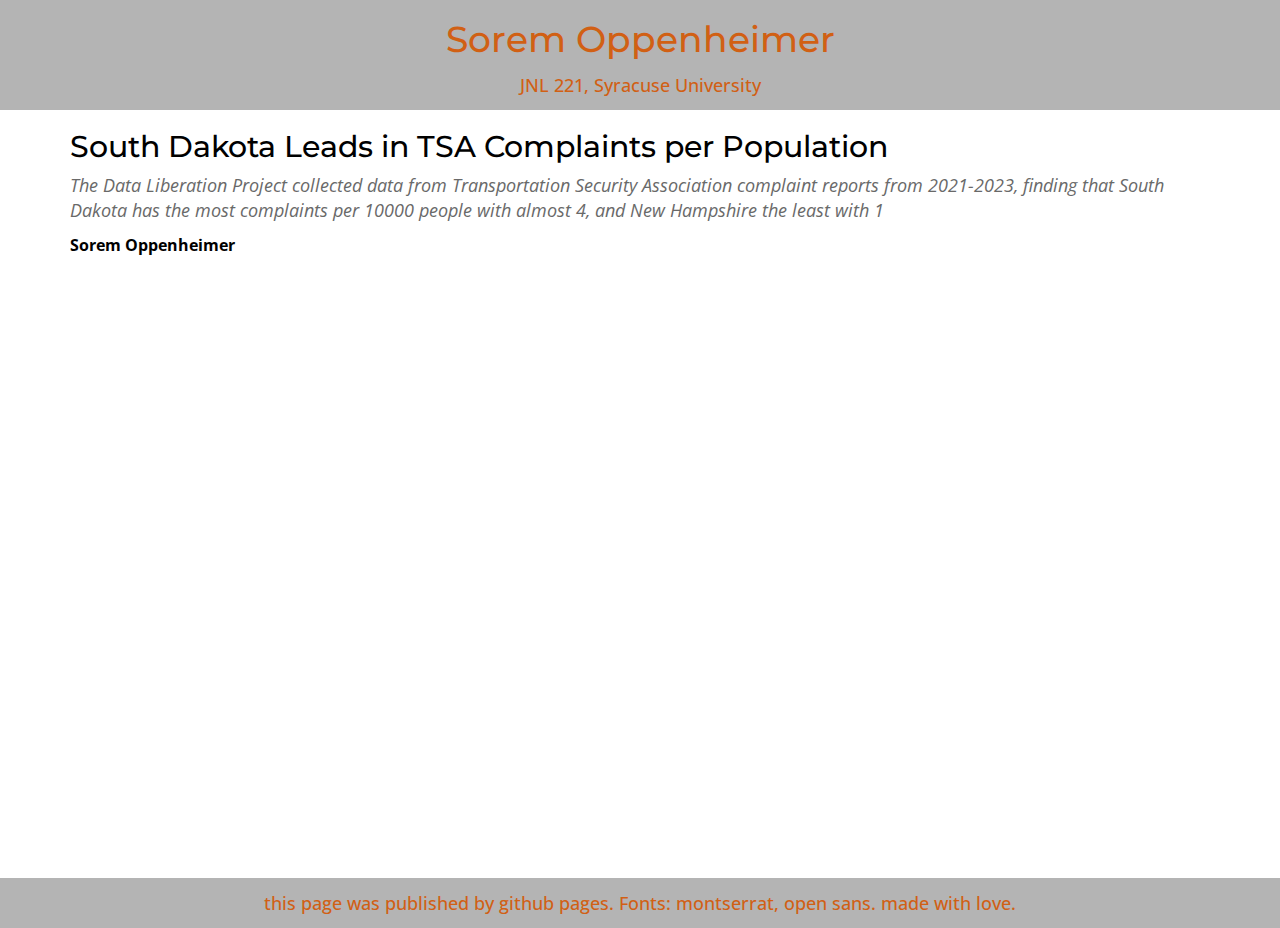
<file: index.html>
<!-- This is an html page for Prof. Husain's JNL221.
This page will be used at times for explaining homework instructions
or displaying student work. -->

<!DOCTYPE html>
<html>
<head>
	<meta charset="utf-8">
	<title>Foundations Of Data And Digital Journalism</title>
	<link href='https://fonts.googleapis.com/css?family=Open+Sans:300italic,400italic,600italic,400,300,600,700&subset=latin,latin-ext' rel='stylesheet' type='text/css'>
	<link href='https://fonts.googleapis.com/css?family=Montserrat:400,700' rel='stylesheet' type='text/css'>
	<link href="https://netdna.bootstrapcdn.com/bootstrap/3.0.3/css/bootstrap.min.css" rel="stylesheet">
	<link type="text/css" rel="stylesheet" href="../index.css" />
</head>

<!-- DO NOT EDIT ANYTHING IN THE HEAD TAG ^ -->

<body>
	
	<!-- Intro row -->
	<div id="intro" class="col-sm-12">
		<h1> <!-- /// EDITABLE ONE /// --> Sorem Oppenheimer</h1>
		<h4> <!-- /// EDITABLE TWO /// --> JNL 221, Syracuse University</h4>
	</div>

	<div class="container content">
		<!-- /// EDITABLE FOUR /// -->
		<h2>South Dakota Leads in TSA Complaints per Population</h2>
		<p class="subhed">The Data Liberation Project collected data from Transportation Security Association complaint reports from 2021-2023, finding that South Dakota has the most complaints per 10000 people with almost 4, and New Hampshire the least with 1</p>
		<p class="byline">Sorem Oppenheimer</p>

		<iframe title="South Dakota Leads in TSA Complaints per Population" aria-label="Map" id="datawrapper-chart-FqROd" src="https://datawrapper.dwcdn.net/FqROd/1/" scrolling="no" frameborder="0" style="width: 0; min-width: 100% !important; border: none;" height="546" data-external="1"></iframe><script type="text/javascript">!function(){"use strict";window.addEventListener("message",(function(a){if(void 0!==a.data["datawrapper-height"]){var e=document.querySelectorAll("iframe");for(var t in a.data["datawrapper-height"])for(var r=0;r<e.length;r++)if(e[r].contentWindow===a.source){var i=a.data["datawrapper-height"][t]+"px";e[r].style.height=i}}}))}();
</script>

	</div>


  	<!-- About Row -->
	<div class="row">
		<div id="end" class="col-sm-12">
			<h4> <!-- /// EDITABLE THREE /// --> this page was published by github pages. Fonts: montserrat, open sans. made with love.</h4>
		</div>
	</div>

</body>
</html>
</file>
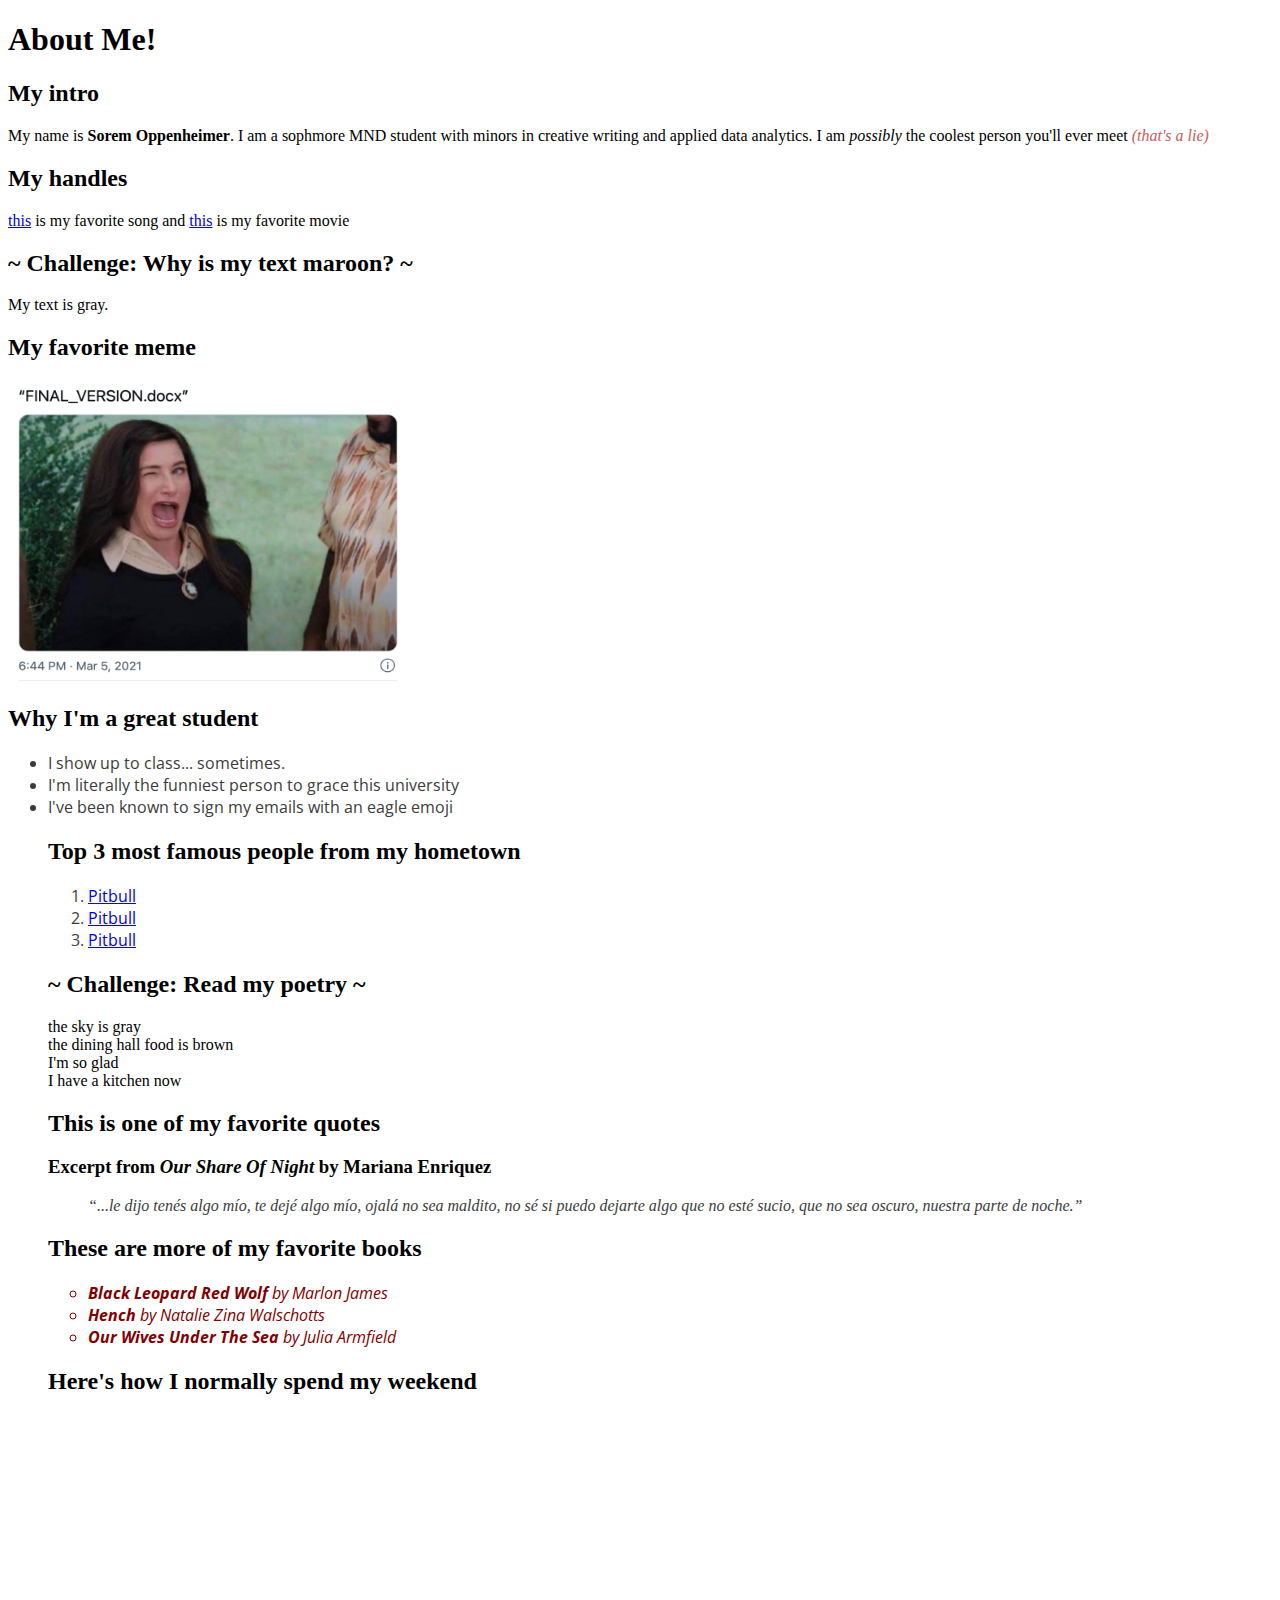
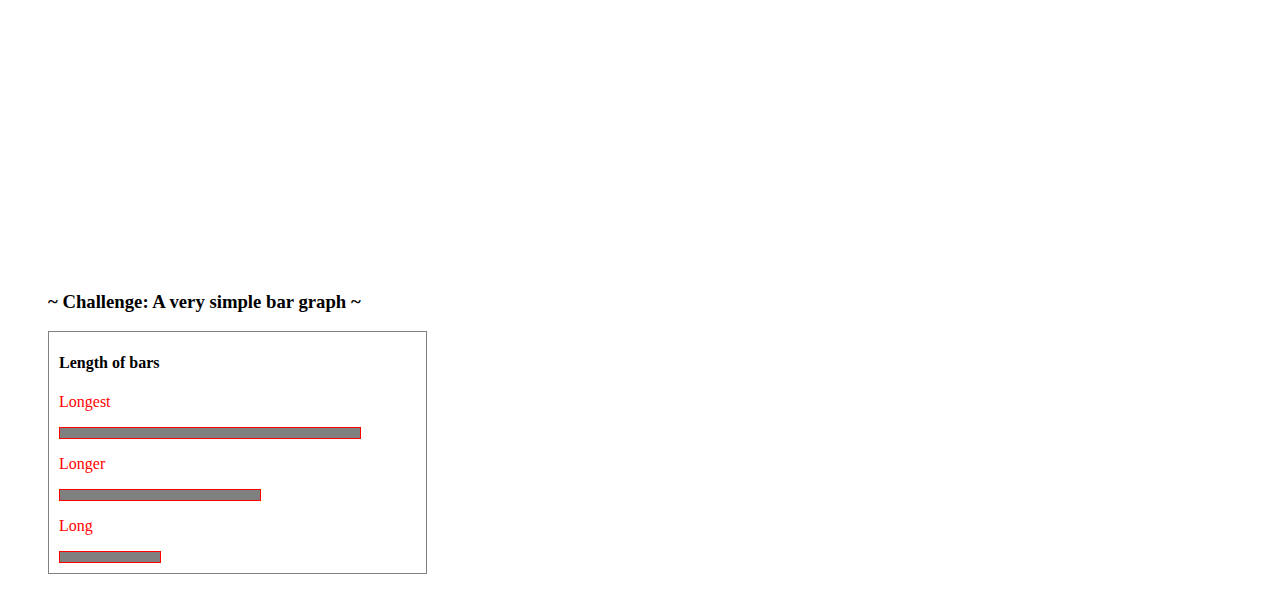
<file: basic.html>
<!-- Complete this worksheet in HTML and CSS. Instructions are as comments; you may use reference_sheet.html and the internet to jog your memory on HTML tags and CSS. -->

<!DOCTYPE html>
<html>
    <head>
        <meta charset="utf-8">
        <title>Basic HTML</title>
        <link href='https://fonts.googleapis.com/css?family=Open+Sans:300italic,400italic,600italic,400,300,600,700&subset=latin,latin-ext' rel='stylesheet' type='text/css'>
        
        <style>
            li {
                color:  #3b3b3b;
                font-size: 16px;
                font-family: 'Open Sans', serif;
                width: 50%;
            }
            .aside{
                color:indianred;
                font-style: italic;
            }
            }
            p {
                color:  #3b3b3b;
                font-size: 16px;
                font-family: 'Open Sans', serif;
                width: 50%;
            }
            #book {
                Color: maroon;
                font-style: italic;
            }
            #quote {
                color: #3b3b3b;
                font-style: italic;
                border-left: 2px lightskyblue;
                }

            #bargraph {
                border: 1px solid gray;
                padding-left: 10px;
                padding-bottom: 10px;
                width: 30%;
            }
            .bar_label {
                color: red;
            }
            #longest {
                width: 300px;
                height: 10px;
                background: gray;
                border: 1px solid red;
            }
            #longer {
                width: 200px;
                height: 10px;
                background: gray;
                border: 1px solid red;
                
            }
            #long {
                width: 100px;
                height: 10px;
                background: gray;
                border: 1px solid red;
                
            }

        </style>
    </head>
    
    <body>

        <h1 >About Me!</h1>
        
        <h2>My intro</h2>
        <!-- Include: a brief intro to yourself -- where you're from, what you like to do for fun, what you're studying, and who your community or family is. -->
        <!-- Tags to use: <p>, <strong>, <i> -->
        <p> My name is <strong>Sorem Oppenheimer</strong>. I am a sophmore MND student with minors in creative writing and applied data analytics. I am <i>possibly</i> the coolest person you'll ever meet <i class='aside'>(that's a lie)</i></p>

        <h2>My handles</h2>
        <!-- Include: at least two handles for your social media accounts -->
        <!-- Tags to use: <p>, <a> -->
        <p> <a href="https://open.spotify.com/track/1KioHYgZslvbzbzJ6nqYer?si=61049c9eb6434d61" target= "_blank">this</a> is my favorite song and <a href="https://www.youtube.com/watch?v=-E10AcydCuk" target="_blank">this</a> is my favorite movie</p>


    
        <h2> ~ Challenge: Why is my text maroon? ~</h2>
        <!-- Challenge! The text in your p tags is currently maroon. Figure out why and make it dark gray, using a hex code. (Hint: use google to find a hex code for a dark gray) When you're done, change the text in the <p> tag below to "My text is gray." -->
        <p>My text is gray.</p>


        <h2>My favorite meme</h2>
        <!-- Include: "large_wink.png" as an image -->
        <!-- Tags to use: <img> -->
        <!-- Hint! Use 'reference_sheet.html', which you downloaded with this file, to remember how to include an image. -->
        <img src="large_wink.png" alt= "an image  of Catherine Hann winking" height="300px" width="400px" >

    
        <h2>Why I'm a great student</h2>
        <!-- Include: Use 'reference_sheet.html' to figure out how to add an unordered list here -->
        <!-- Tags to use: <ul>, <li>, <strong> -->
        <ul>
            <li>I show up to class... sometimes.</li>
            <li>I'm literally the funniest person to grace this university</li>
            <li>I've been known to sign my emails with an eagle emoji</li>
    
        <h2>Top 3 most famous people from my hometown</h2>
        <!-- Include: an ordered list -->
        <!-- Tags to use: <ol>, <li>, <a> -->
         <ol>
            <li> <a href= "https://en.wikipedia.org/wiki/Pitbull_(rapper)">Pitbull</a></li>
            <li> <a href= "https://en.wikipedia.org/wiki/Pitbull_(rapper)">Pitbull</a></li>
            <li> <a href= "https://en.wikipedia.org/wiki/Pitbull_(rapper)">Pitbull</a></li>
        </ol>


        <h2> ~ Challenge: Read my poetry ~</h2>
        <!-- Challenge! Use the internet to figure out what a <br> tag is. Write a short poem about your college experience so far. -->
        <!-- Tags to use: <p> tags for your lines of poetry, and at least two <br> tags -->
       <p>
            the sky is gray <br />
            the dining hall food is brown <br />
            I'm so glad <br />
            I have a kitchen now <br /> </p>

    

        <h2>This is one of my favorite quotes</h2>
        <!-- Include: a quote from a book -- quote should be in italics and gray, title of source should be in an <h3> tag -->
        <!-- Tags to use: <h3>, <p> with an id named 'quote' that is styled in the <style> section -->
        <h3> Excerpt from <i>Our Share Of Night</i> by Mariana Enriquez</h3>
          <ul> 
            <p id="quote"> “...le dijo tenés algo mío, te dejé algo mío, ojalá no sea maldito, no sé si puedo dejarte algo que no esté sucio, que no sea oscuro, nuestra parte de noche.” </p>
        </ul>


        <h2>These are more of my favorite books</h2>
        <!-- Include: an unordered list of at least three books, list items should have a border -->
        <!-- Tags to use: <ul>, <li> with classes named 'book' that is styled in the <style> section -->
        <ul>
            <li id="book"><strong> Black Leopard Red Wolf </strong> by Marlon James </li>
            <li id="book"><strong> Hench </strong> by Natalie Zina Walschotts </li>
            <li id="book"><strong> Our Wives Under The Sea</strong> by Julia Armfield </li>

        </ul>

        <h2>Here's how I normally spend my weekend</h2>
        <!-- Include: a complete Datawrapper chart (you can make up data) showing what you normally spend time on over the weekend; must include all requirements of a complete chart (hed, subhed, intentional colors, byline, etc.) -->
        <!-- Tags to use: <iframe> -->
        <iframe title="How I Spend My Weekend" aria-label="Donut Chart" id="datawrapper-chart-zMONW" src="https://datawrapper.dwcdn.net/zMONW/1/" scrolling="no" frameborder="0" style="width: 0; min-width: 100% !important; border: none;" height="453" data-external="1"></iframe><script type="text/javascript">!function(){"use strict";window.addEventListener("message",(function(a){if(void 0!==a.data["datawrapper-height"]){var e=document.querySelectorAll("iframe");for(var t in a.data["datawrapper-height"])for(var r=0;r<e.length;r++)if(e[r].contentWindow===a.source){var i=a.data["datawrapper-height"][t]+"px";e[r].style.height=i}}}))}();
</script>
        <h3>~ Challenge: A very simple bar graph ~</h3>
        <!-- Challenge! Add CSS styles to '#longer' and '#long' to make the bar graph look like it's ordered from longest to shortest. (Use the CSS in #longest as a reference.) You may also change the h4 text and the p text to make this simple bar chart reflect real (or fake) data. -->

        <div id="bargraph">
            <h4>Length of bars</h4>
            <p class="bar_label">Longest</p>
            <div id="longest"></div>
            <p class="bar_label">Longer</p>
            <div id="longer"></div>
            <p class="bar_label">Long</p>
            <div id="long"></div>
        </div>
     
    </body>
</html>
</file>
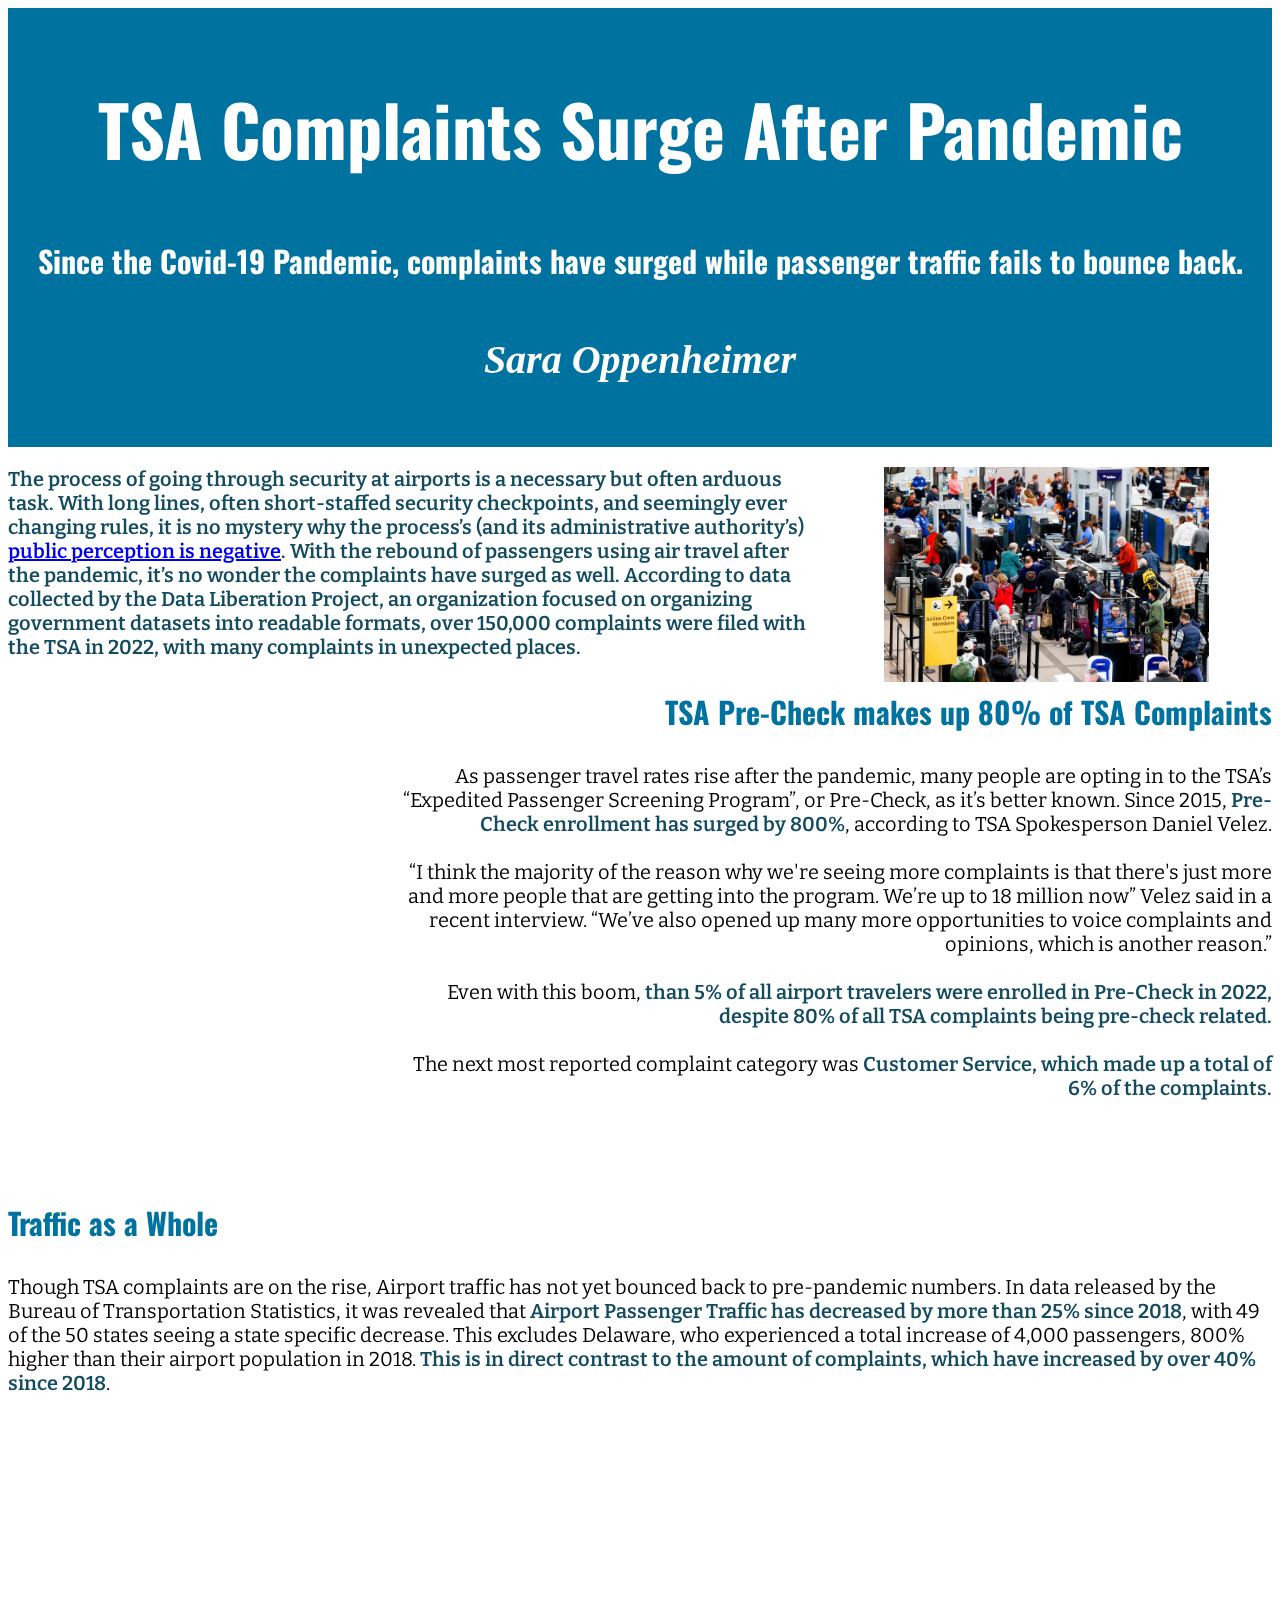
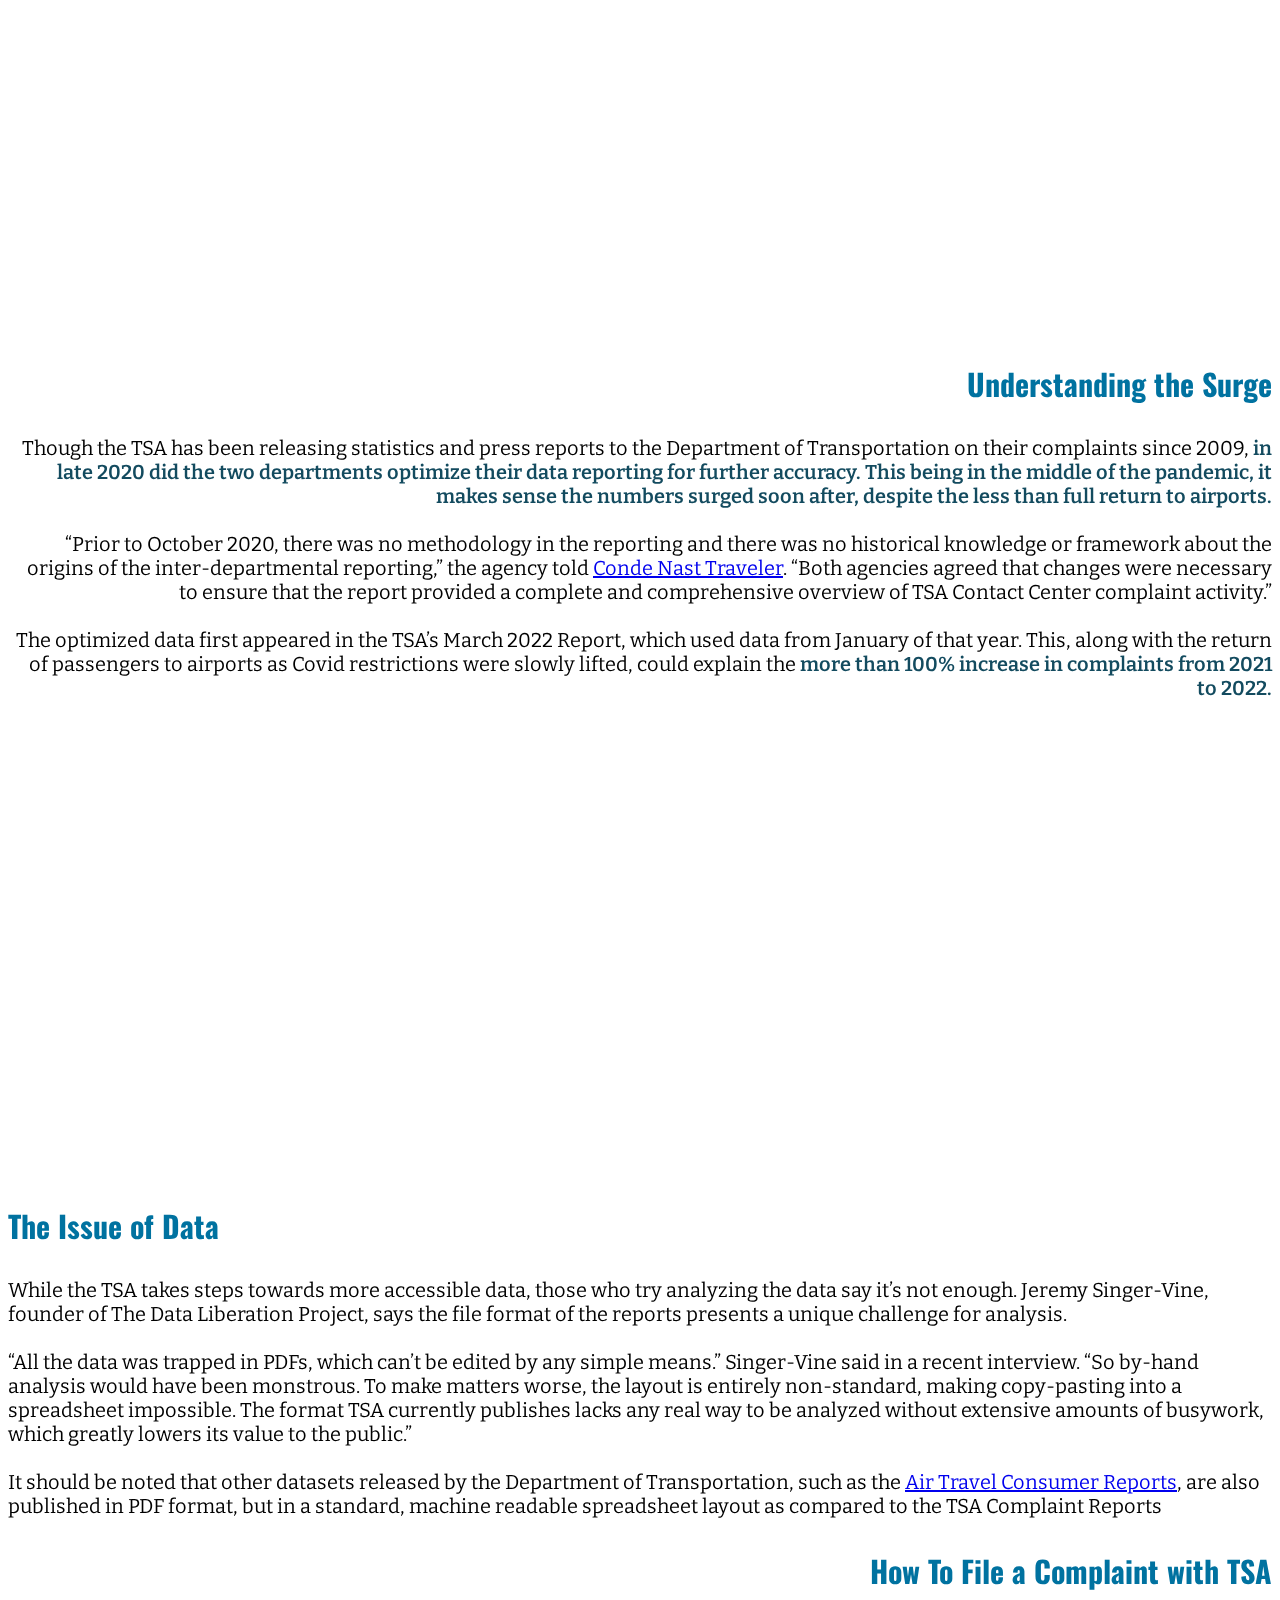
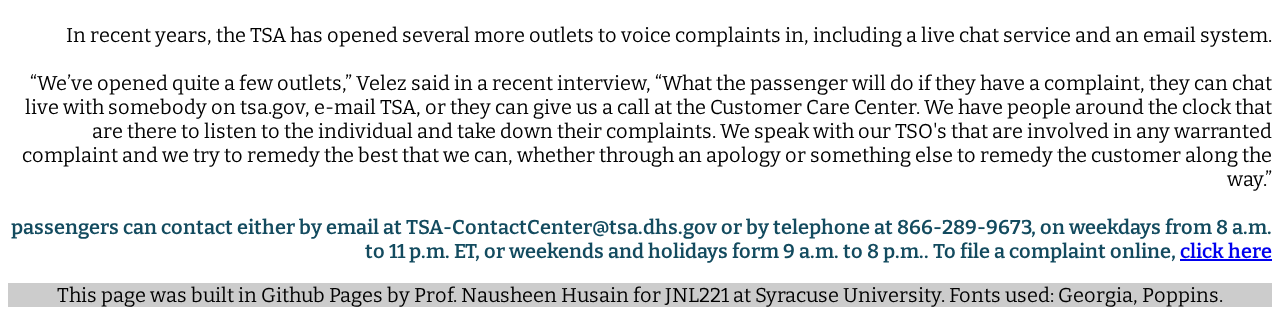
<file: final.html>
<!-- This is the completed HTML page for our final project template. -->

<!DOCTYPE html>
<html lang="en">
	<head>
		<title>TSA Complaints Surge After Pandemic</title>
		<!-- Required meta tags -->
		<meta charset="utf-8">
		<meta name="viewport" content="width=device-width, initial-scale=1">

		<!-- Link tag for CSS -->
		<link rel="stylesheet" type="text/css" href="final.css">
		<!-- Google font: Poppins -->
		<link rel="preconnect" href="https://fonts.googleapis.com">
		<link rel="preconnect" href="https://fonts.gstatic.com" crossorigin>
		<link href="https://fonts.googleapis.com/css2?family=Oswald:wght@200..700&display=swap" rel="stylesheet">
		<link rel="preconnect" href="https://fonts.googleapis.com">
		<link rel="preconnect" href="https://fonts.gstatic.com" crossorigin>
		<link href="https://fonts.googleapis.com/css2?family=Bitter:ital,wght@0,100..900;1,100..900&family=Lato:ital,wght@0,100;0,300;0,400;0,700;0,900;1,100;1,300;1,400;1,700;1,900&display=swap" rel="stylesheet">

	</head>
		
	<body>
		<section class='header'> 
			<h2>TSA Complaints Surge After Pandemic</h2>
			<h1>Since the Covid-19 Pandemic, complaints have surged while passenger traffic fails to bounce back.</h1>
			<h4> Sara Oppenheimer </h4>
		</section>
		<section>
			<img src="TSA-photo.jpg" alt="a birdseye view of a mass of people going through a TSA checkpoint in lines. they can be seen talking to TSA agents, putting baggage on the conveyor belt, and entering through the metal detector" height="215px" width="325">
			<p><strong>The process of going through security at airports is a necessary but often arduous task. With long lines, often short-staffed security checkpoints, and seemingly ever changing rules, it is no mystery why the process’s (and its administrative authority’s) <a href="https://www.forbes.com/sites/ellistalton/2019/01/28/is-the-tsa-really-necessary/?sh=322d54cb25e0" target="_blank">public perception is negative</a>. With the rebound of passengers using air travel after the pandemic, it’s no wonder the complaints have surged as well. According to data collected by the Data Liberation Project, an organization focused on organizing government datasets into readable formats, over 150,000 complaints were filed with the TSA in 2022, with many complaints in unexpected places.</strong></p>
		</section>
		<section>
				<iframe title="The Expedited Passenger Screening Program Makes Up 80% of All TSA Complaints" aria-label="Donut Chart" id="datawrapper-chart-sUzNl" src="https://datawrapper.dwcdn.net/sUzNl/2/" scrolling="no" frameborder="0" style="width: 0; min-width: 30% !important; border: none;" height="460" data-external="1"></iframe><script type="text/javascript">!function(){"use strict";window.addEventListener("message",(function(a){if(void 0!==a.data["datawrapper-height"]){var e=document.querySelectorAll("iframe");for(var t in a.data["datawrapper-height"])for(var r=0;r<e.length;r++)if(e[r].contentWindow===a.source){var i=a.data["datawrapper-height"][t]+"px";e[r].style.height=i}}}))}();
</script>
			</script>
			<div class="right">
				<h3>TSA Pre-Check makes up 80% of TSA Complaints</h3>
				<p>As passenger travel rates rise after the pandemic, many people are opting in to the TSA’s “Expedited Passenger Screening Program”, or Pre-Check, as it’s better known. Since 2015, <strong>Pre-Check enrollment has surged by 800%</strong>, according to TSA Spokesperson Daniel Velez. <br><br>“I think the majority of the reason why we're seeing more complaints is that there's just more and more people that are getting into the program. We’re up to 18 million now” Velez said in a recent interview. “We’ve also opened up many more opportunities to voice complaints and opinions, which is another reason.”<br><br>Even with this boom, <strong> than 5% of all airport travelers were enrolled in Pre-Check in 2022, despite 80% of all TSA complaints being pre-check related.</strong><br><br>The next most reported complaint category was <strong>Customer Service, which made up a total of 6% of the complaints.</strong>
</p>
			</div>
		</section>
		<section>
			
		<section class="left">
			<h3>Traffic as a Whole</h3>
			<p>Though TSA complaints are on the rise, Airport traffic has not yet bounced back to pre-pandemic numbers. In data released by the Bureau of Transportation Statistics, it was revealed that <strong>Airport Passenger Traffic has decreased by more than 25% since 2018</strong>, with 49 of the 50 states seeing a state specific decrease. This excludes Delaware, who experienced a total increase of 4,000 passengers, 800% higher than their airport population in 2018. <strong>This is in direct contrast to the amount of complaints, which have increased by over 40% since 2018</strong>. 
</p>
		</section>
			<section >
				<iframe title="Change in Airport Foot Traffic from 2018 to 2022" aria-label="Map" id="datawrapper-chart-yqREF" src="https://datawrapper.dwcdn.net/yqREF/3/" scrolling="no" frameborder="0" style="width: 0; min-width: 100% !important; border: none;" height="546" data-external="1"></iframe><script type="text/javascript">!function(){"use strict";window.addEventListener("message",(function(a){if(void 0!==a.data["datawrapper-height"]){var e=document.querySelectorAll("iframe");for(var t in a.data["datawrapper-height"])for(var r=0;r<e.length;r++)if(e[r].contentWindow===a.source){var i=a.data["datawrapper-height"][t]+"px";e[r].style.height=i}}}))}();
</script>
		</section>
		</section>
			<section class="right">
			<h3>Understanding the Surge</h3>
			<p>Though the TSA has been releasing statistics and press reports to the Department of Transportation on their complaints since 2009, <strong> in late 2020 did the two departments optimize their data reporting for further accuracy. This being in the middle of the pandemic, it makes sense the numbers surged soon after, despite the less than full return to airports.</strong> <br><br>“Prior to October 2020, there was no methodology in the reporting and there was no historical knowledge or framework about the origins of the inter-departmental reporting,” the agency told <a href="https://www.cntraveler.com/story/tsa-passenger-complaints-report" target="_blank">Conde Nast Traveler</a>. “Both agencies agreed that changes were necessary to ensure that the report provided a complete and comprehensive overview of TSA Contact Center complaint activity.”<br><br>The optimized data first appeared in the TSA’s March 2022 Report, which used data from January of that year. This, along with the return of passengers to airports as Covid restrictions were slowly lifted, could explain the <strong>more than 100% increase in complaints from 2021 to 2022. </strong>
			</p>
			</section>
	<iframe title="TSA Complaint Reports Surge After DOT and TSA Refine Reporting System" aria-label="Interactive line chart" id="datawrapper-chart-CmOBG" src="https://datawrapper.dwcdn.net/CmOBG/7/" scrolling="no" frameborder="0" style="width: 0; min-width: 100% !important; border: none;" height="483" data-external="1"></iframe><script type="text/javascript">!function(){"use strict";window.addEventListener("message",(function(a){if(void 0!==a.data["datawrapper-height"]){var e=document.querySelectorAll("iframe");for(var t in a.data["datawrapper-height"])for(var r=0;r<e.length;r++)if(e[r].contentWindow===a.source){var i=a.data["datawrapper-height"][t]+"px";e[r].style.height=i}}}))}();
</script>
		<section class="left">
			<h3>The Issue of Data</h3>
			<p>While the TSA takes steps towards more accessible data, those who try analyzing the data say it’s not enough. Jeremy Singer-Vine, founder of The Data Liberation Project, says the file format of the reports presents a unique challenge for analysis. <br><br>“All the data was trapped in PDFs, which can’t be edited by any simple means.” Singer-Vine said in a recent interview. “So by-hand analysis would have been monstrous. To make matters worse, the layout is entirely non-standard, making copy-pasting into a spreadsheet impossible. The format TSA currently publishes lacks any real way to be analyzed without extensive amounts of busywork, which greatly lowers its value to the public.”<br><br>It should be noted that other datasets released by the Department of Transportation, such as the <a href="https://www.transportation.gov/individuals/aviation-consumer-protection/air-travel-consumer-reports-2022" travel="_blank">Air Travel Consumer Reports</a>, are also published in PDF format, but in a standard, machine readable spreadsheet layout as compared to the TSA Complaint Reports

</p>

		</section>
		<section class="right">
			<h3>How To File a Complaint with TSA</h3>
			<p>In recent years, the TSA has opened several more outlets to voice complaints in, including a live chat service and an email system.
			<br><br>“We’ve opened quite a few outlets,” Velez said in a recent interview, “What the passenger will do if they have a complaint, they can chat live with somebody on tsa.gov, e-mail TSA, or they can give us a call at the Customer Care Center. We have people around the clock that are there to listen to the individual and take down their complaints. We speak with our TSO's that are involved in any warranted complaint and we try to remedy the best that we can, whether through an apology or something else to remedy the customer along the way.”
			<br><br><strong> passengers can contact either by email at TSA-ContactCenter@tsa.dhs.gov or by telephone at 866-289-9673, on weekdays from 8 a.m. to 11 p.m. ET, or weekends and holidays form 9 a.m. to 8 p.m.. To file a complaint online, <a href="https://www.tsa.gov/contact-center/form/complaints" target="_blank"> click here</a></strong>
			</p>
		</section>
		<div class="footer">
			<p>This page was built in Github Pages by Prof. Nausheen Husain for JNL221 at Syracuse University. Fonts used: Georgia, Poppins.</p>
		</div> 
	</body>
</html>
</file>
<file: index.css>
h6 {
	font-style: italic;
	background-color: #cccccc;
}

h1 {
	font-family: 'Montserrat', serif;
}
h2 {
	font-family: 'Montserrat', serif;
	color: black;
}
h3 {
	font-family: 'Montserrat', serif;
	/*font-weight: bold;*/
	color: black;
}
h4 {
	font-family: 'Open Sans', serif;
	line-height: 30px;
}
p.subhed {
	color: #696969;
   	font-style: italic;
   	font-size: 18px;
   	font-family: 'Open Sans', serif;
}
p.byline {
	color: black;
	font-weight: bold;
	font-family: 'Open Sans', serif;
	font-size: 16px;
	margin-bottom: 30px;
}
p {
	color: #696969;
	font-size: 16px;
	font-family: 'Open Sans', serif;
}
#intro {
	background-color: #b4b4b4;
	color: #D16014;
	text-align: center;
	margin-bottom: 20px;
}
.content {
	background-color: white;
	border-top: 2px solid black;
	margin-bottom: 40px;
	color: #D16014;
}
#end {
	background-color: #b4b4b4;
	color: #D16014;
	text-align:	center;
	/*margin-bottom: 50px;*/
}
</file>
<file: final.css>
/*This is the CSS page for our final template.*/

.footer p { /* This is how you add styles for only the p text within the footer. */
	background-color: #cccccc;
	text-align: center;
	font-size: 20px;
	margin-bottom: 0;
}
.header {
	height: auto;
	font-weight: bold;
	font-size: 50px;
	text-align: center;
	font-family: 'Oswald', sans-serif;
	color: #FFFFFF !important;
	background-color: #0072A0;
	padding: 10px;
}
.right {
	text-align: right;
  width: 100%;
}
.left {
	text-align: left;
  width: 100%;
  Margin-right: 5%;
  padding-top: 50px;
}
.img-alternate {
	float: left;
	Margin-right: 5%;
	margin-left: 5%;
}
p{
	font-family: "Bitter", serif;
	font-size: 20px;
	font-weight: 400;
}
strong{
	font-family: "Bitter", serif;
	font-size: 20px;
	font-weight: 600;
	color: #134b5f
}
h1{
	font-size: 30px;
	font-family: "Oswald", sans-serif;
	color: #FFFFFF;
}
h2 {
	font-size: 70px;
	font-family: "Oswald", sans-serif;
	color: #FFFFFF;
}
h4 {
	font-style: italic;
	font-size: 40px;
	font-family: 'Georgia', serif;
}
h3 {
	font-size: 30px;
	font-family: "Oswald", sans-serif;
	color: #0072A0;
}
iframe{
	float: left;
	min-width: 30%;
}
img{
	float: right;
	margin-right: 5%;
	margin-left: 5%;
}

/*Don't worry about this section yet*/
@media only screen and (max-width: 767px)
{
 .footer p {
 	background-color: skyblue;
 }
 #list {
 	padding-left: 10px;
 }
 img {
 	float: none;
 }
 iframe {
 	float: none;
 	width: 100% !important;
 }
}
</file>
